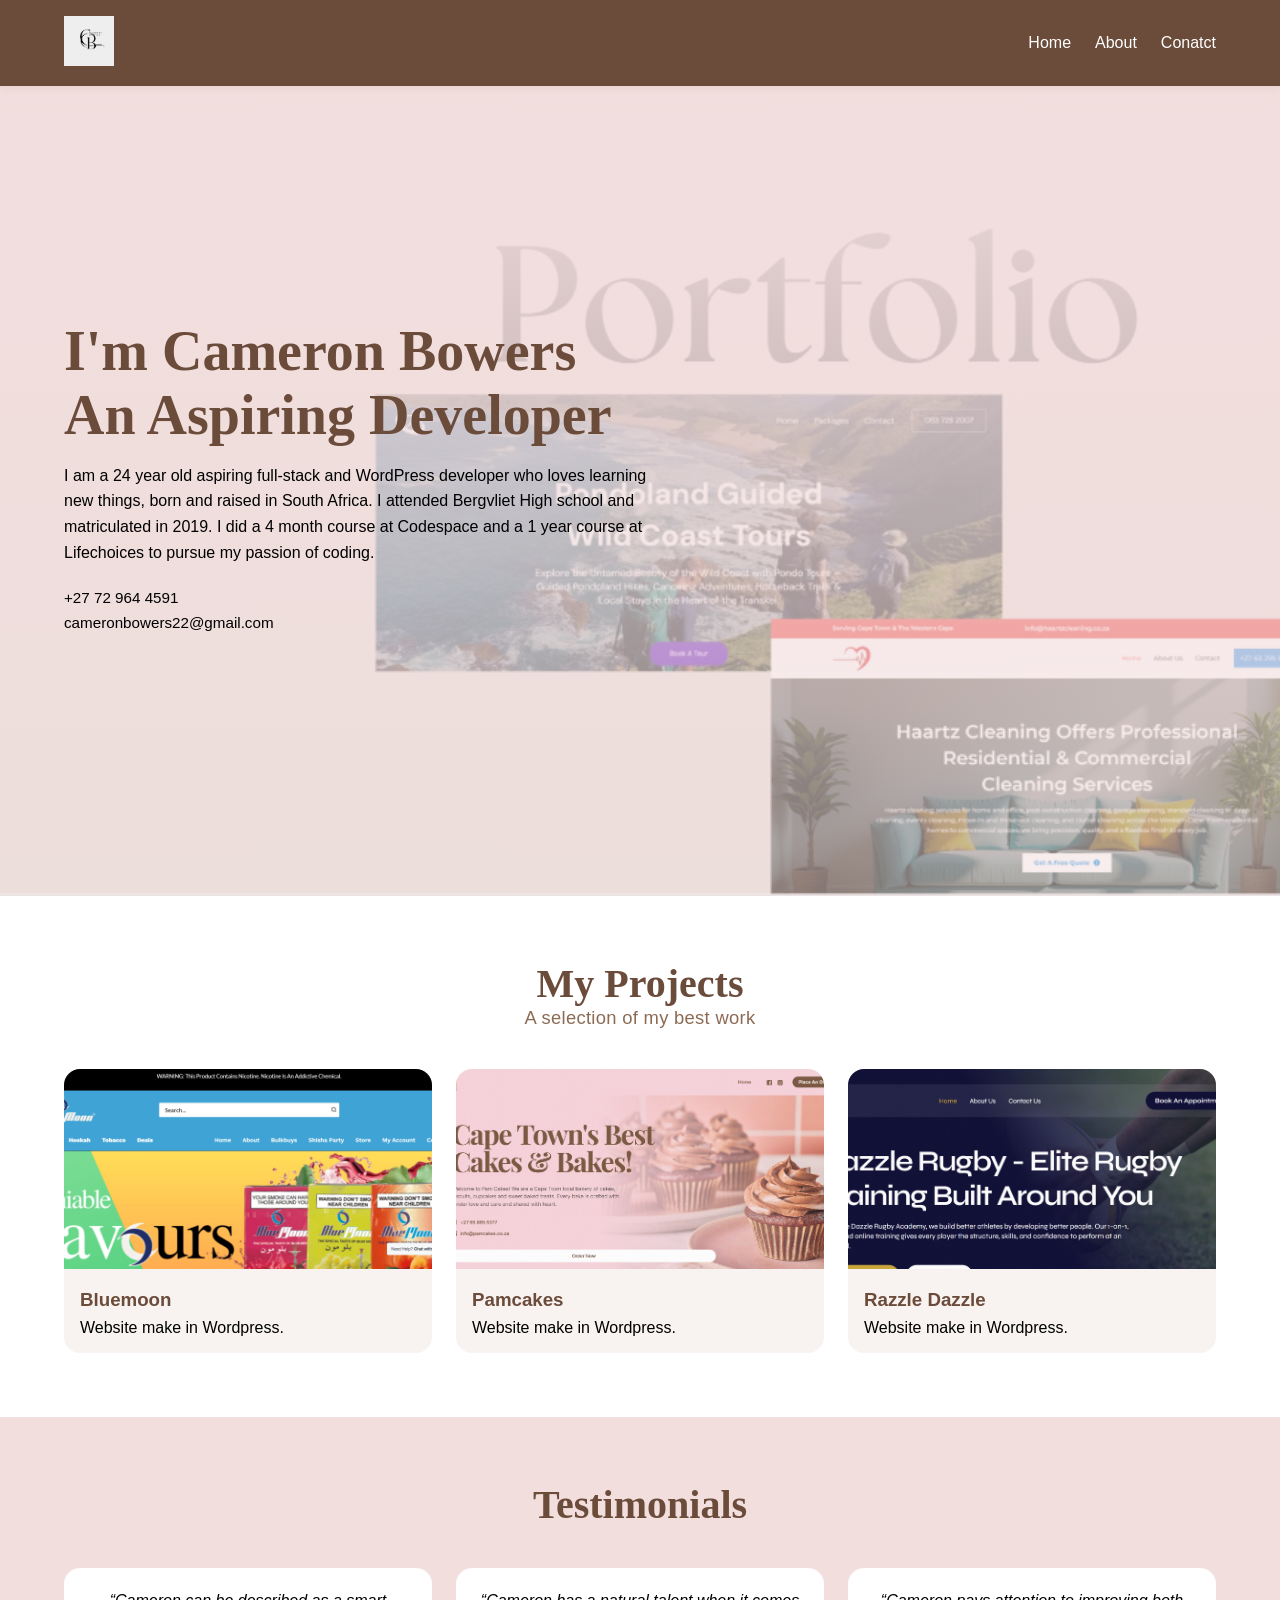
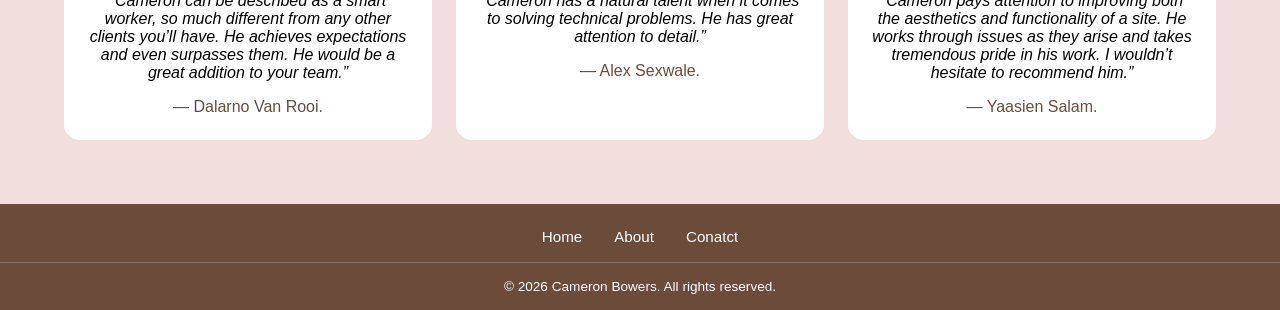
<file: index.html>
<!DOCTYPE html>
<html lang="en">
<head>
    <meta charset="UTF-8">
    <meta name="viewport" content="width=device-width, initial-scale=1.0">
    <title>Portfolio</title>
    <link rel="stylesheet" href="style.css">
</head>
<body>

    <!-- Navigation -->
    <header class="site-header">
        <div class="container nav-container">
            <div class="logo">
                <img src="/pictures/Cameron Bowers.png" alt="Pam Cakes Logo">
            </div>

            <nav class="main-nav">
                <ul>
                    <li><a href="/index.html">Home</a></li>
                    <li><a href="/about.html">About</a></li>
                    <li><a href="/conatct.html">Conatct</a></li>
                </ul>
            </nav>
        </div>
    </header>

    <!-- Hero Section -->
    <main>
        <section class="hero">
            <div class="container hero-content">
                <div class="hero-text">
                    <h1>I'm Cameron Bowers<br>An Aspiring Developer</h1>

                    <p>
                        I am a 24 year old aspiring full-stack and WordPress developer who loves learning new things,
                         born and raised in South Africa. I attended Bergvliet High school and matriculated in 2019. 
                        I did a 4 month course at Codespace and a 1 year course at Lifechoices to pursue my passion of coding.
                    </p>

                    <ul class="contact-info">
                        <li> +27 72 964 4591</li>
                        <li> cameronbowers22@gmail.com</li>
                    </ul>
                </div>
            </div>
        </section>

        <section class="projects" id="projects">
    <div class="container">
        <header class="section-header">
            <h2>My Projects</h2>
            <p>A selection of my best work</p>
        </header>

        <div class="project-grid">

            <article class="project-card">
                <img src="/pictures/Bluemoon.PNG" alt="Custom birthday cake">
                <div class="project-info">
                    <h3>Bluemoon</h3>
                    <p>Website make in Wordpress.</p>
                </div>
            </article>

            <article class="project-card">
                <img src="/pictures/pamcakes.PNG" alt="Cupcake set">
                <div class="project-info">
                    <h3>Pamcakes</h3>
                    <p>Website make in Wordpress.</p>
                </div>
            </article>

            <article class="project-card">
                <img src="/pictures/Razzle.PNG" alt="Wedding cake">
                <div class="project-info">
                    <h3>Razzle Dazzle</h3>
                    <p>Website make in Wordpress.</p>
                </div>
            </article>

        </div>
    </div>
        </section>

        <section class="testimonials" id="testimonials">
    <div class="container">
        <header class="section-header">
            <h2>Testimonials</h2>
        </header>

        <div class="testimonial-grid">

            <figure class="testimonial-card">
                <blockquote>
                    “Cameron can be described as a smart worker, so much different from any other clients you’ll have. He achieves expectations and even surpasses them. 
                    He would be a great addition to your team.”
                </blockquote>
                <figcaption>— Dalarno Van Rooi.</figcaption>
            </figure>

            <figure class="testimonial-card">
                <blockquote>
                    “Cameron has a natural talent when it comes to solving technical problems. He has great attention to detail.”
                </blockquote>
                <figcaption>— Alex Sexwale.</figcaption>
            </figure>

            <figure class="testimonial-card">
                <blockquote>
                    “Cameron pays attention to improving both the aesthetics and functionality of a site. He works through issues as they arise and takes tremendous pride in his work. I wouldn’t hesitate to recommend him.”
                </blockquote>
                <figcaption>— Yaasien Salam.</figcaption>
            </figure>

        </div>
    </div>
        </section>
    </main>


    <footer class="site-footer">

    <!-- Footer Navigation -->
    <nav class="footer-nav" aria-label="Footer Navigation">
        <ul>
            <li><a href="http://127.0.0.1:5500/index.html">Home</a></li>
            <li><a href="http://127.0.0.1:5500/About.html">About</a></li>
            <li><a href="http://127.0.0.1:5500/Conatct.html">Conatct</a></li>
        </ul>
    </nav>

    <!-- Bottom Bar -->
    <div class="footer-bottom">
        <p>&copy; 2026 Cameron Bowers. All rights reserved.</p>
    </div>

    </footer>
</body>
</html>
</file>
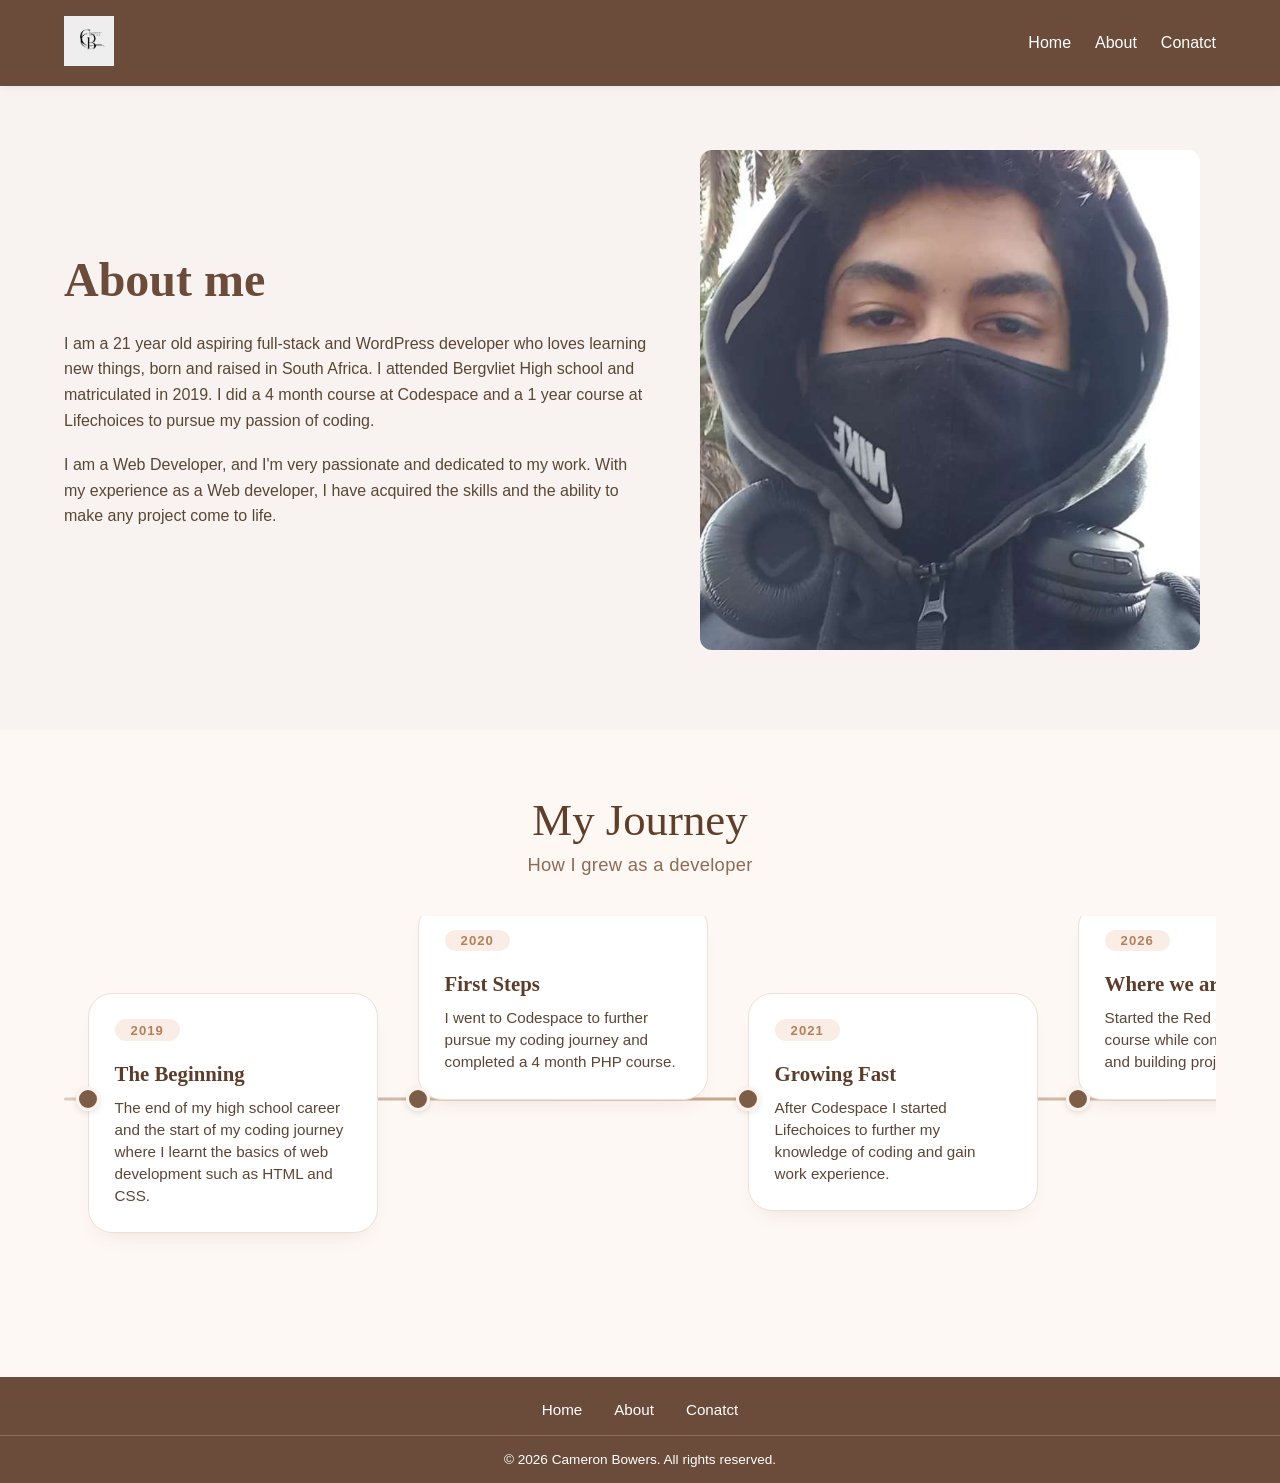
<file: about.html>
<!DOCTYPE html>
<html lang="en">
<head>
    <meta charset="UTF-8">
    <meta name="viewport" content="width=device-width, initial-scale=1.0">
    <link rel="stylesheet" href="style.css">
    <title>Portfolio</title>
</head>
<body>
    <!-- Navigation -->
    <header class="site-header">
        <div class="container nav-container">
            <div class="logo">
                <img src="/pictures/Cameron Bowers.png" alt="Pam Cakes Logo">
            </div>

            <nav class="main-nav">
                <ul>
                    <li><a href="/index.html">Home</a></li>
                    <li><a href="/about.html">About</a></li>
                    <li><a href="/conatct.html">Conatct</a></li>
                </ul>
            </nav>
        </div>
    </header>
    
    <section class="custom-bakes">
        <h1 class="about">About</h1>
    <div class="container custom-grid">

        <!-- Text Content -->
        <article class="custom-text">
            <h2>About me</h2>

            <p>
                I am a 21 year old aspiring full-stack and WordPress developer who loves learning new things, 
                born and raised in South Africa. I attended Bergvliet High school and matriculated in 2019. 
                I did a 4 month course at Codespace and a 1 year course at Lifechoices to pursue my passion of coding.
            </p>

            <p>
                I am a Web Developer, and I'm very passionate and dedicated to my work. With my experience as a Web developer, 
                I have acquired the skills and the ability to make any project come to life.
            </p>
        </article>

        <!-- Image Grid -->
        <aside class="custom-images">
            <img src="/pictures/selfie.jpg" alt="Cupcake">
        </aside>

    </div>
    </section>

    <section class="timeline" id="experience">
    <div class="container">
        <header class="section-header">
            <h1>My Journey</h1>
            <p>How I grew as a developer</p>
        </header>

        <div class="timeline-wrapper">
            <ol class="timeline-list">

                <li class="timeline-item">
                    <div class="timeline-content">
                        <time datetime="2019">2019</time>
                        <h2>The Beginning</h2>
                        <p>The end of my high school career and the start of my coding journey where I learnt the basics of web development such as HTML and CSS.</p>
                    </div>
                </li>

                <li class="timeline-item">
                    <div class="timeline-content">
                        <time datetime="2020">2020</time>
                        <h2>First Steps</h2>
                        <p>I went to Codespace to further pursue my coding journey and completed a 4 month PHP course.</p>
                    </div>
                </li>

                <li class="timeline-item">
                    <div class="timeline-content">
                        <time datetime="2021">2021</time>
                        <h2>Growing Fast</h2>
                        <p>After Codespace I started Lifechoices to further my knowledge of coding and gain work experience.</p>
                    </div>
                </li>

                <li class="timeline-item">
                    <div class="timeline-content">
                        <time datetime="2026">2026</time>
                        <h2>Where we are</h2>
                        <p>Started the Red & Yellow frontend course while continuing freelancing and building projects.</p>
                    </div>
                </li>

            </ol>
        </div>
    </div>
    </section>

    <footer class="site-footer">

    <!-- Footer Navigation -->
    <nav class="footer-nav" aria-label="Footer Navigation">
        <ul>
            <li><a href="http://127.0.0.1:5500/index.html">Home</a></li>
            <li><a href="http://127.0.0.1:5500/About.html">About</a></li>
            <li><a href="http://127.0.0.1:5500/Conatct.html">Conatct</a></li>
        </ul>
    </nav>

    <!-- Bottom Bar -->
    <div class="footer-bottom">
        <p>&copy; 2026 Cameron Bowers. All rights reserved.</p>
    </div>

    </footer>
</body>
</html>
</file>
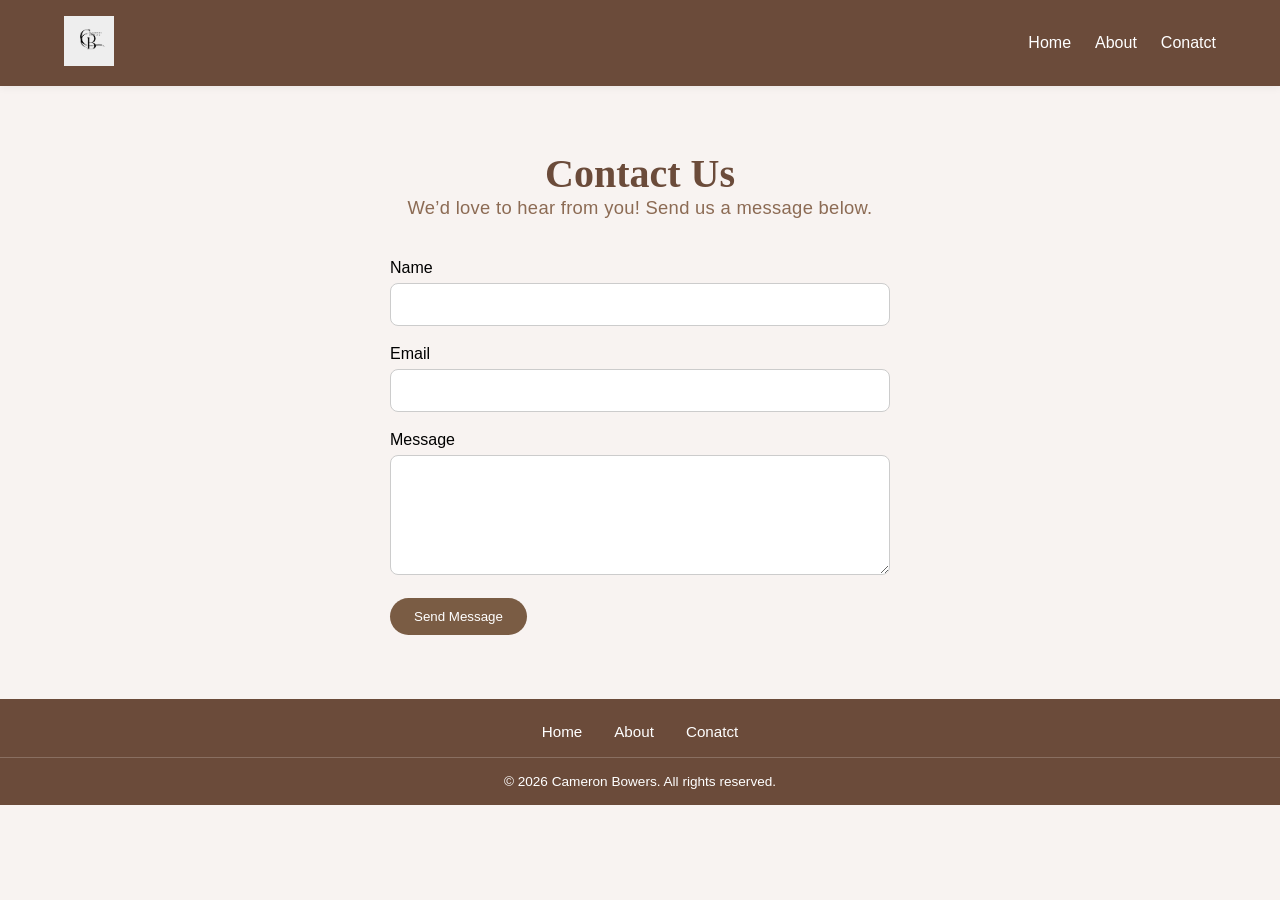
<file: conatct.html>
<!DOCTYPE html>
<html lang="en">
<head>
    <meta charset="UTF-8">
    <meta name="viewport" content="width=device-width, initial-scale=1.0">
    <title>Portflio</title>
    <link rel="stylesheet" href="style.css">
</head>
<body>

    <!-- Navigation -->
    <header class="site-header">
        <div class="container nav-container">
            <div class="logo">
                <img src="/pictures/Cameron Bowers.png" alt="Pam Cakes Logo">
            </div>

            <nav class="main-nav">
                <ul>
                    <li><a href="/index.html">Home</a></li>
                    <li><a href="/about.html">About</a></li>
                    <li><a href="/conatct.html">Conatct</a></li>
                </ul>
            </nav>
        </div>
    </header>
    <section class="contact" id="contact">
    <div class="container">
        <header class="section-header">
            <h2>Contact Us</h2>
            <p>We’d love to hear from you! Send us a message below.</p>
        </header>

        <form id="contactForm" class="contact-form">
            
            <div class="form-group">
                <label for="name">Name</label>
                <input type="text" id="name" name="name" required autocomplete="name">
            </div>

            <div class="form-group">
                <label for="email">Email</label>
                <input type="email" id="email" name="email" required autocomplete="email">
            </div>

            <div class="form-group">
                <label for="message">Message</label>
                <textarea id="message" name="message" rows="5" required></textarea>
            </div>

            <button type="submit" class="btn">Send Message</button>
        </form>
    </div>
</section>

<!-- Popup Modal -->
<div id="popup" class="popup" role="dialog" aria-modal="true" aria-hidden="true">
    <div class="popup-content">
        <p>✅ Your message has been sent!</p>
        <button id="closePopup" class="btn">Close</button>
    </div>
</div>
<footer class="site-footer">

    <!-- Footer Navigation -->
    <nav class="footer-nav" aria-label="Footer Navigation">
        <ul>
            <li><a href="http://127.0.0.1:5500/index.html">Home</a></li>
            <li><a href="http://127.0.0.1:5500/About.html">About</a></li>
            <li><a href="http://127.0.0.1:5500/Conatct.html">Conatct</a></li>
        </ul>
    </nav>

    <!-- Bottom Bar -->
    <div class="footer-bottom">
        <p>&copy; 2026 Cameron Bowers. All rights reserved.</p>
    </div>

</footer>
<script src="/app.js"></script>
</body>
</html>
</file>
<file: style.css>
* {
    margin: 0;
    padding: 0;
    box-sizing: border-box;
}

body {
    font-family: "Segoe UI", sans-serif;
    color: #000000;
    background-color: #f8f3f1;
}
/************************************************************** HOME **************************************************************/
/* Container */
.container {
    width: 90%;
    max-width: 1200px;
    margin: auto;
}

/* Header */
.site-header {
    background: #6b4b3a;
    padding: 1rem 0;

    position: sticky;
    top: 0;
    z-index: 1000;

    box-shadow: 0 2px 8px rgba(0,0,0,0.05);
}

.nav-container {
    display: flex;
    align-items: center;
    justify-content: space-between;
}

.logo img {
    width: 50px;
}

.main-nav ul {
    display: flex;
    gap: 1.5rem;
    list-style: none;
}

.main-nav a {
    text-decoration: none;
    color: #ffffff;
    font-weight: 500;
}

/* Hero Section */
.hero {
    background: linear-gradient(
        rgba(243, 222, 222, 2.0),
        rgba(243, 222, 222, 0.5)
    ),
    url("/pictures/landingpage.PNG") no-repeat center/cover;

    min-height: 90vh;
    display: flex;
    align-items: center;
}

.hero-content {
    display: flex;
    align-items: center;
}

.hero-text {
    max-width: 600px;
}

.hero h1 {
    font-family: Georgia, serif;
    font-size: 3.5rem;
    margin-bottom: 1rem;
    color: #6b4b3a;
}

.hero p {
    font-size: 1rem;
    margin-bottom: 1.5rem;
    line-height: 1.6;
}

.contact-info {
    list-style: none;
    margin-bottom: 2rem;
}

.contact-info li {
    margin-bottom: 0.5rem;
    font-size: 0.95rem;
}

/* Responsive */
@media (max-width: 768px) {
    .hero h1 {
        font-size: 2.5rem;
    }

    .nav-container {
        flex-direction: column;
        gap: 1rem;
    }
}

/************************************************************** ABOUT **************************************************************/

/* Section */
.custom-bakes {
    padding: 4rem 0;
    background: #f8f3f1;
}

/* Layout */
.custom-grid {
    display: grid;
    grid-template-columns: 1.2fr 1fr;
    gap: 3rem;
    align-items: center;
}
.about{
    display: none;
}
/* Text */
.custom-text h2 {
    font-family: Georgia, serif;
    font-size: 3rem;
    color: #6b4b3a;
    margin-bottom: 1.5rem;
}

.custom-text p {
    margin-bottom: 1.2rem;
    line-height: 1.6;
    color: #5a4634;
}

/* Images */
.custom-images {
    display: grid;
    grid-template-columns: repeat(3, 1fr);
    gap: 0.5rem;
}

.custom-images img {
    width: 500px;
    height: 500px;
    object-fit: cover;
    border-radius: 12px;
}

/* Responsive */
@media (max-width: 900px) {
    .custom-grid {
        grid-template-columns: 1fr;
    }

    .custom-text h2 {
        font-size: 2.2rem;
    }

    .custom-images {
        grid-auto-rows: 100px;
    }
}

/************************************************************** CONTACT **************************************************************/

/* Section */
.contact {
    padding: 4rem 0;
    background: #f8f3f1;
}

.section-header {
    text-align: center;
    margin-bottom: 2rem;
}

.section-header h2 {
    font-family: Georgia, serif;
    color: #6b4b3a;
    font-size: 2.5rem;
}

.section-header p {
    color: #5a4634;
}

/* Form */
.contact-form {
    max-width: 500px;
    margin: auto;
}

.form-group {
    margin-bottom: 1.2rem;
}

label {
    display: block;
    margin-bottom: 0.4rem;
    font-weight: 500;
}

input, textarea {
    width: 100%;
    padding: 0.7rem;
    border: 1px solid #ccc;
    border-radius: 8px;
    font-size: 1rem;
}

/* Button */
.btn {
    display: inline-block;
    background: #7a5c44;
    color: #fff;
    padding: 0.7rem 1.5rem;
    border: none;
    border-radius: 25px;
    cursor: pointer;
}

/* Popup */
.popup {
    position: fixed;
    inset: 0;
    background: rgba(0,0,0,0.5);
    display: none;
    justify-content: center;
    align-items: center;
}

.popup-content {
    background: #fff;
    padding: 2rem;
    border-radius: 12px;
    text-align: center;
    max-width: 300px;
}

/* Show popup */
.popup.show {
    display: flex;
}

/************************************************************** Project **************************************************************/

.projects {
    padding: 4rem 0;
    background: #fff;
}

.section-header {
    text-align: center;
    margin-bottom: 2rem;
}

.section-header h2 {
    font-family: Georgia, serif;
    font-size: 2.5rem;
    color: #6b4b3a;
}

.project-grid {
    display: grid;
    grid-template-columns: repeat(auto-fit, minmax(250px, 1fr));
    gap: 1.5rem;
}

.project-card {
    background: #f8f3f1;
    border-radius: 16px;
    overflow: hidden;
    transition: transform 0.3s ease;
}

.project-card:hover {
    transform: translateY(-5px);
}

.project-card img {
    width: 100%;
    height: 200px;
    object-fit: cover;
}

.project-info {
    padding: 1rem;
}

.project-info h3 {
    margin-bottom: 0.5rem;
    color: #6b4b3a;
}

/************************************************************** testimonials **************************************************************/


.testimonials {
    padding: 4rem 0;
    background: #f3dede;
}

.testimonial-grid {
    display: grid;
    grid-template-columns: repeat(auto-fit, minmax(250px, 1fr));
    gap: 1.5rem;
}

.testimonial-card {
    background: #fff;
    padding: 1.5rem;
    border-radius: 16px;
    text-align: center;
    font-style: italic;
}

.testimonial-card blockquote {
    margin-bottom: 1rem;
}

.testimonial-card figcaption {
    font-style: normal;
    font-weight: 500;
    color: #6b4b3a;
}

/************************************************************** footer **************************************************************/

.site-footer {
    background: #6b4b3a;
    color: #fff;
    text-align: center;
    padding-top: 1.5rem;
}

/* Nav */
.footer-nav ul {
    display: flex;
    justify-content: center;
    gap: 2rem;
    list-style: none;
    flex-wrap: wrap;
    margin-bottom: 1rem;
}

.footer-nav a {
    text-decoration: none;
    color: #fff;
    font-size: 0.95rem;
    transition: opacity 0.2s ease;
}

.footer-nav a:hover {
    opacity: 0.7;
}

/* Bottom bar */
.footer-bottom {
    border-top: 1px solid rgba(255,255,255,0.2);
    padding: 1rem 0;
    font-size: 0.85rem;
}


/************************************************************** Experience **************************************************************/

.timeline {
            padding: 4rem 0 5rem;
            background: #fef8f4;
            margin-top: 1rem;
        }

        .section-header {
            text-align: center;
            margin-bottom: 2.5rem;
        }

        .section-header h1 {
            font-family: Georgia, serif;
            font-size: 2.8rem;
            color: #5f3e2c;
            margin-bottom: 0.5rem;
            font-weight: 500;
        }

        .section-header p {
            font-size: 1.15rem;
            color: #8c6b54;
            letter-spacing: 0.3px;
        }

        .timeline-wrapper {
            overflow-x: auto;
            padding: 1rem 0 2rem 0;
            scrollbar-width: thin;
            scrollbar-color: #c9ab94 #f3e4db;
        }

        .timeline-wrapper::-webkit-scrollbar {
            height: 8px;
        }

        .timeline-wrapper::-webkit-scrollbar-track {
            background: #f3e4db;
            border-radius: 12px;
        }

        .timeline-wrapper::-webkit-scrollbar-thumb {
            background: #c9ab94;
            border-radius: 12px;
        }

        /* timeline flex container */
        .timeline-list {
            display: flex;
            gap: 2.5rem;
            list-style: none;
            position: relative;
            padding: 2rem 1rem 2rem 1.5rem;
            margin: 0;
            min-width: max-content;
        }

        /* The horizontal line */
        .timeline-list::before {
            content: "";
            position: absolute;
            top: 50%;
            left: 0;
            width: 100%;
            height: 3px;
            background: linear-gradient(90deg, #decbbd, #c6a68b, #decbbd);
            transform: translateY(-50%);
            z-index: 0;
            border-radius: 4px;
        }

        /* Each timeline item */
        .timeline-item {
            position: relative;
            min-width: 260px;
            max-width: 290px;
            z-index: 2;
        }

        /* Dot on the line  */
        .timeline-item::before {
            content: "";
            position: absolute;
            top: 50%;
            left: 0;
            width: 18px;
            height: 18px;
            background: #7c5d48;
            border: 3px solid #fef3ec;
            box-shadow: 0 2px 6px rgba(0,0,0,0.1);
            border-radius: 50%;
            transform: translate(-50%, -50%);
            z-index: 5;
            transition: all 0.2s ease;
        }

        /* Card content styling */
        .timeline-content {
            background: #ffffff;
            padding: 1.6rem;
            border-radius: 24px;
            box-shadow: 0 12px 22px -12px rgba(82, 49, 32, 0.12);
            transition: transform 0.2s, box-shadow 0.2s;
            border: 1px solid #f0dfd4;
            margin-top: 2.2rem;
        }

        .timeline-item:nth-child(odd) .timeline-content {
            margin-top: 1.8rem;
            margin-bottom: 0;
        }

        .timeline-item:nth-child(even) .timeline-content {
            margin-top: -3.8rem;
            margin-bottom: 1rem;
        }

        /* Hover effect for cards */
        .timeline-content:hover {
            transform: translateY(-5px);
            box-shadow: 0 20px 28px -14px rgba(99, 57, 34, 0.2);
            background: #fffcf9;
        }

        .timeline-content time {
            font-size: 0.82rem;
            font-weight: 700;
            text-transform: uppercase;
            letter-spacing: 1px;
            color: #b2815c;
            display: inline-block;
            background: #f9ede5;
            padding: 0.2rem 1rem;
            border-radius: 40px;
            margin-bottom: 0.9rem;
        }

        .timeline-content h2 {
            font-size: 1.3rem;
            font-weight: 600;
            margin: 0.4rem 0 0.7rem 0;
            color: #5c3d2b;
            font-family: Georgia, serif;
        }

        .timeline-content p {
            font-size: 0.95rem;
            color: #5d4536;
            line-height: 1.45;
        }

        /* Responsive */
        @media (max-width: 820px) {
            .timeline-item {
                min-width: 240px;
            }
            .timeline-item:nth-child(even) .timeline-content {
                margin-top: -3.2rem;
            }
            .timeline-content {
                padding: 1.2rem;
            }
        }

        @media (max-width: 640px) {
            .container {
                padding: 0 1.2rem;
            }
            .timeline-list {
                gap: 1.8rem;
                padding-left: 0.8rem;
            }
            .timeline-item {
                min-width: 220px;
            }
            .timeline-item:nth-child(even) .timeline-content {
                margin-top: -2.6rem;
            }
            .timeline-content h2 {
                font-size: 1.1rem;
            }
            .section-header h1 {
                font-size: 2.2rem;
            }
            .custom-text h2 {
                font-size: 1.6rem;
            }
            .nav-container {
                flex-direction: column;
            }
            .main-nav ul {
                gap: 1.5rem;
            }
        }
</file>
